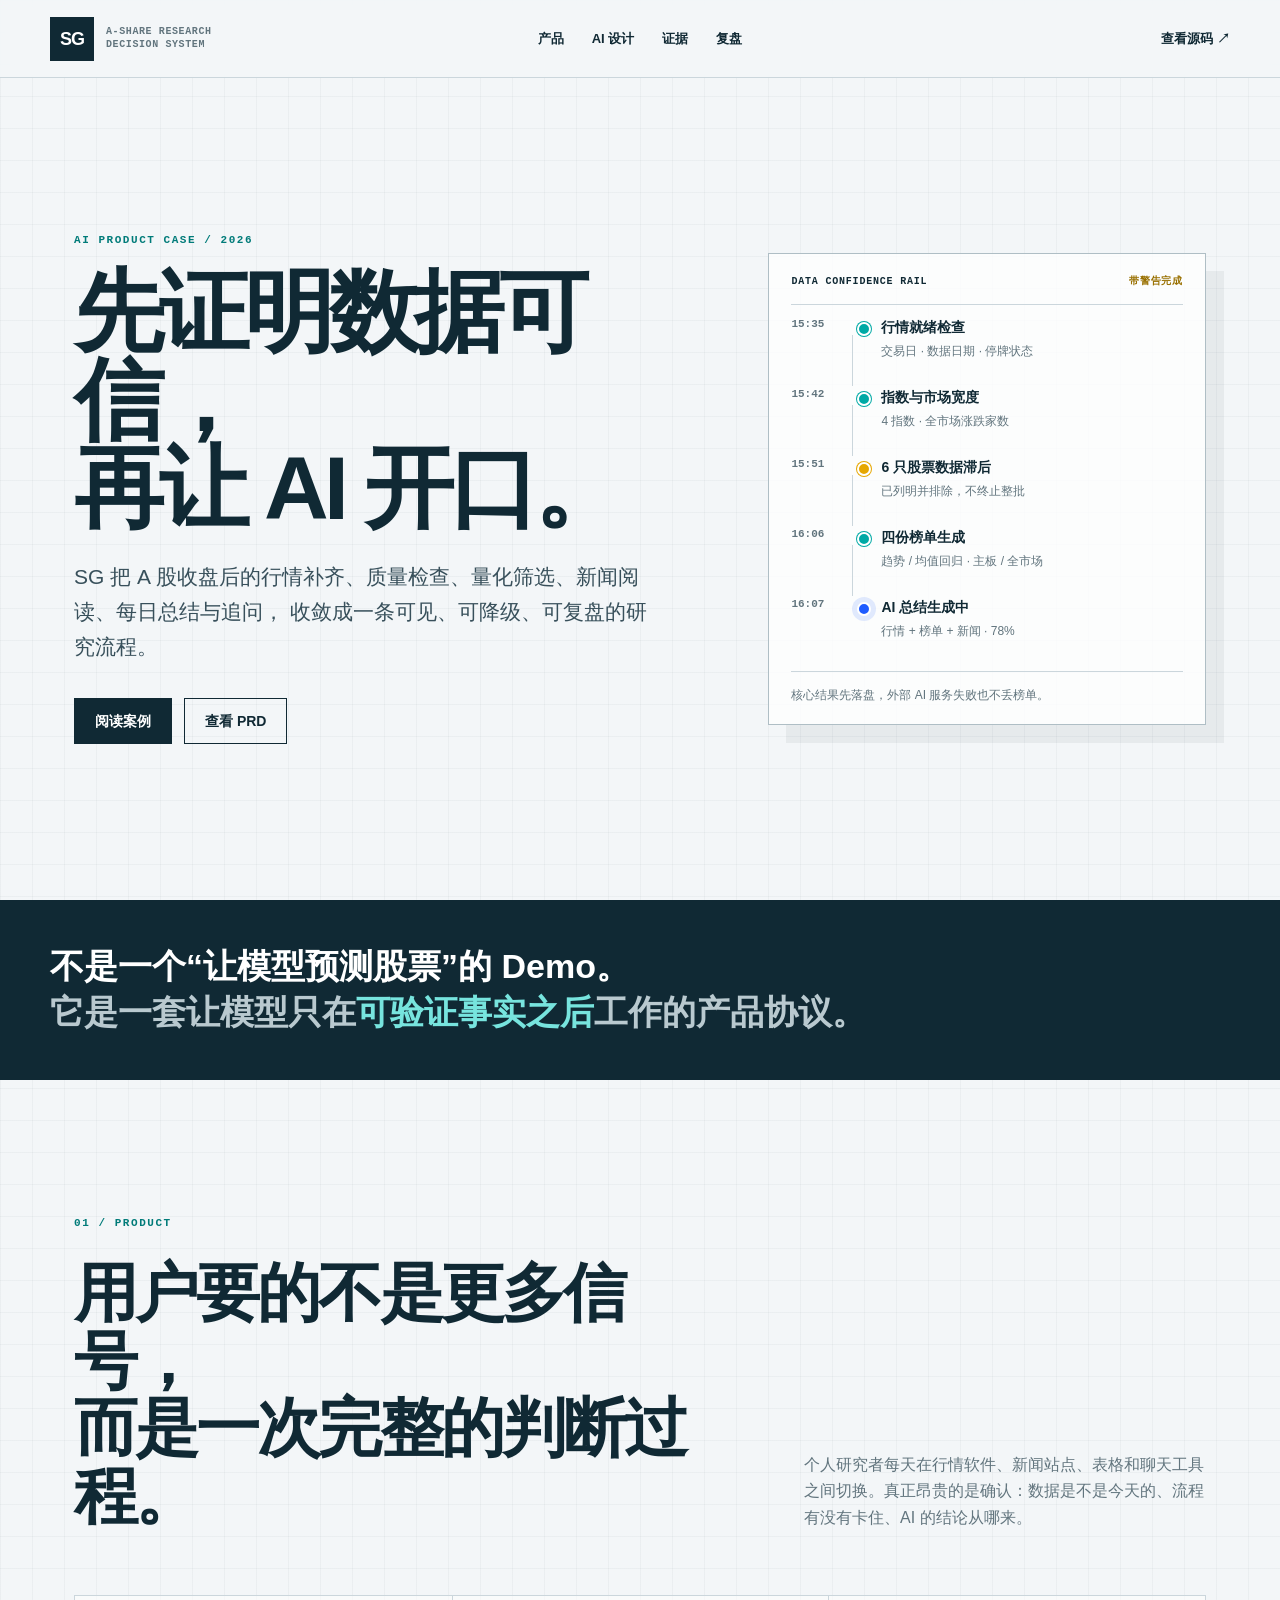
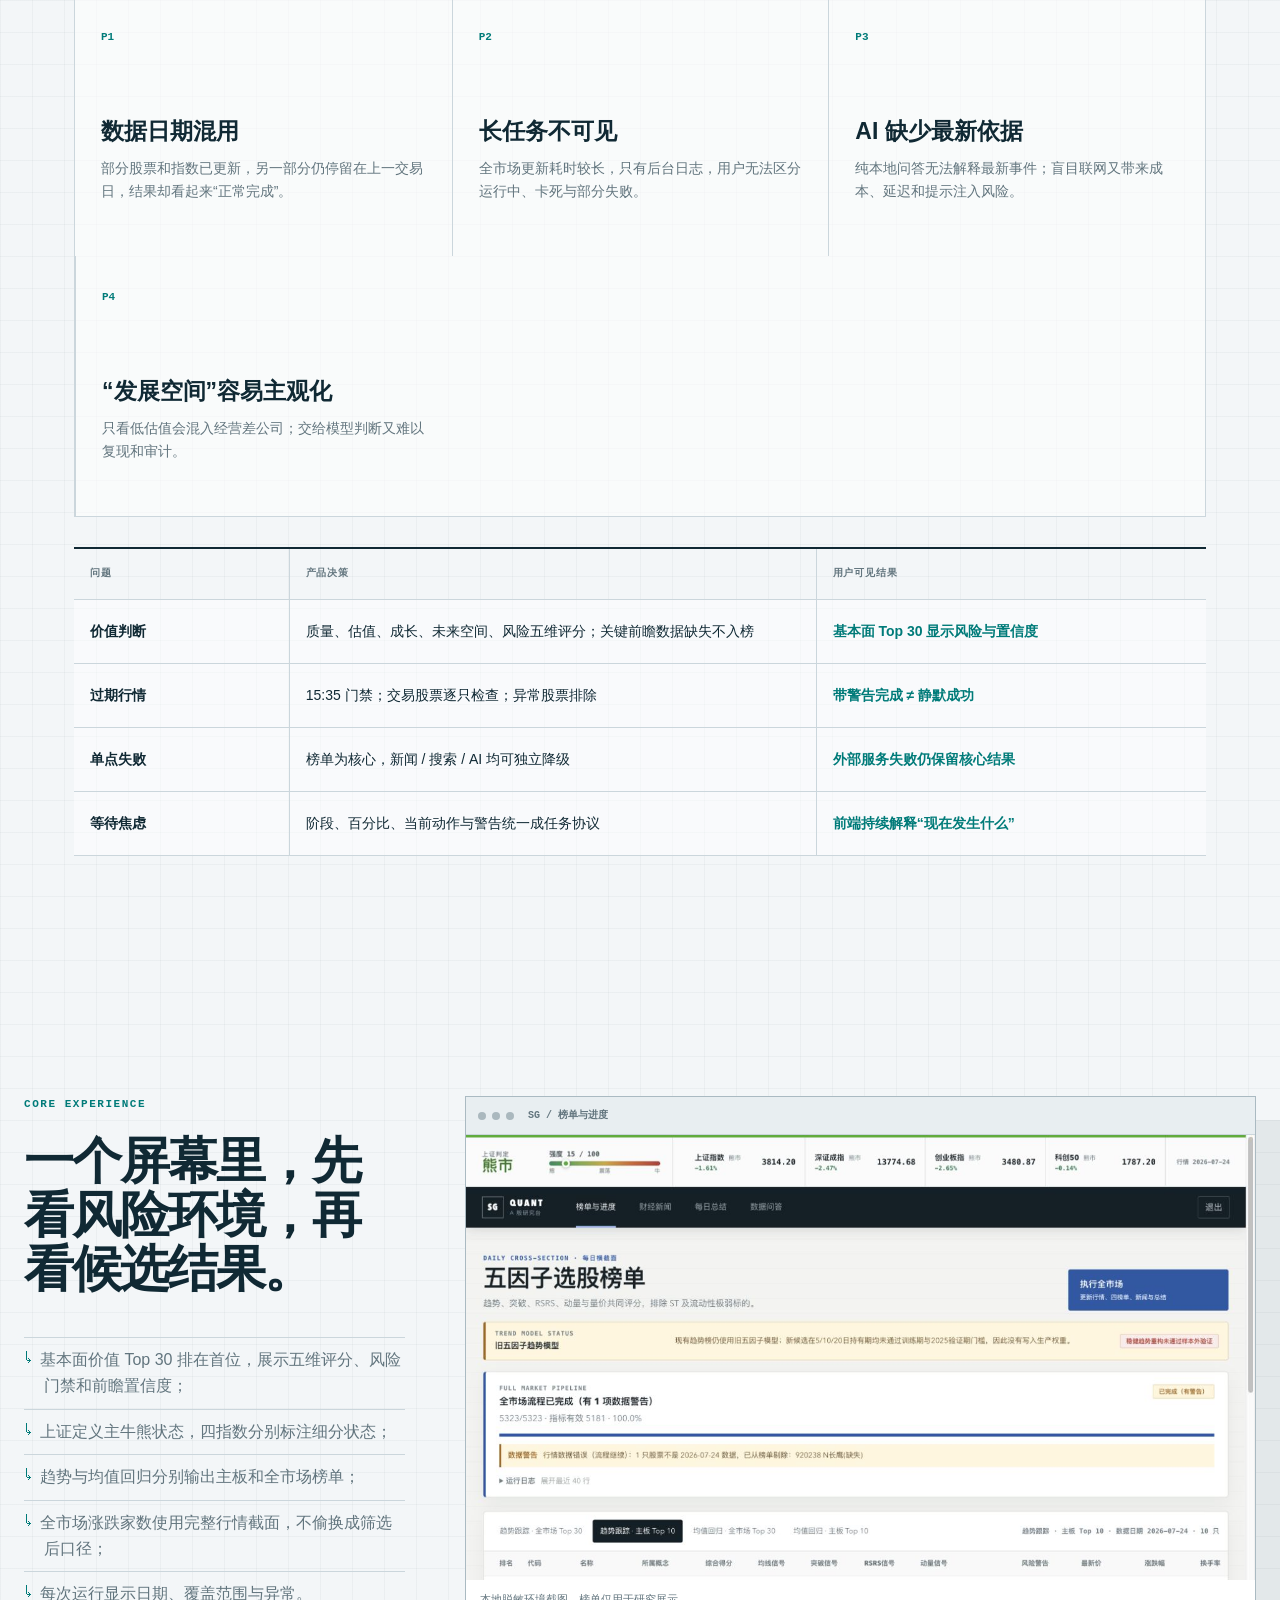
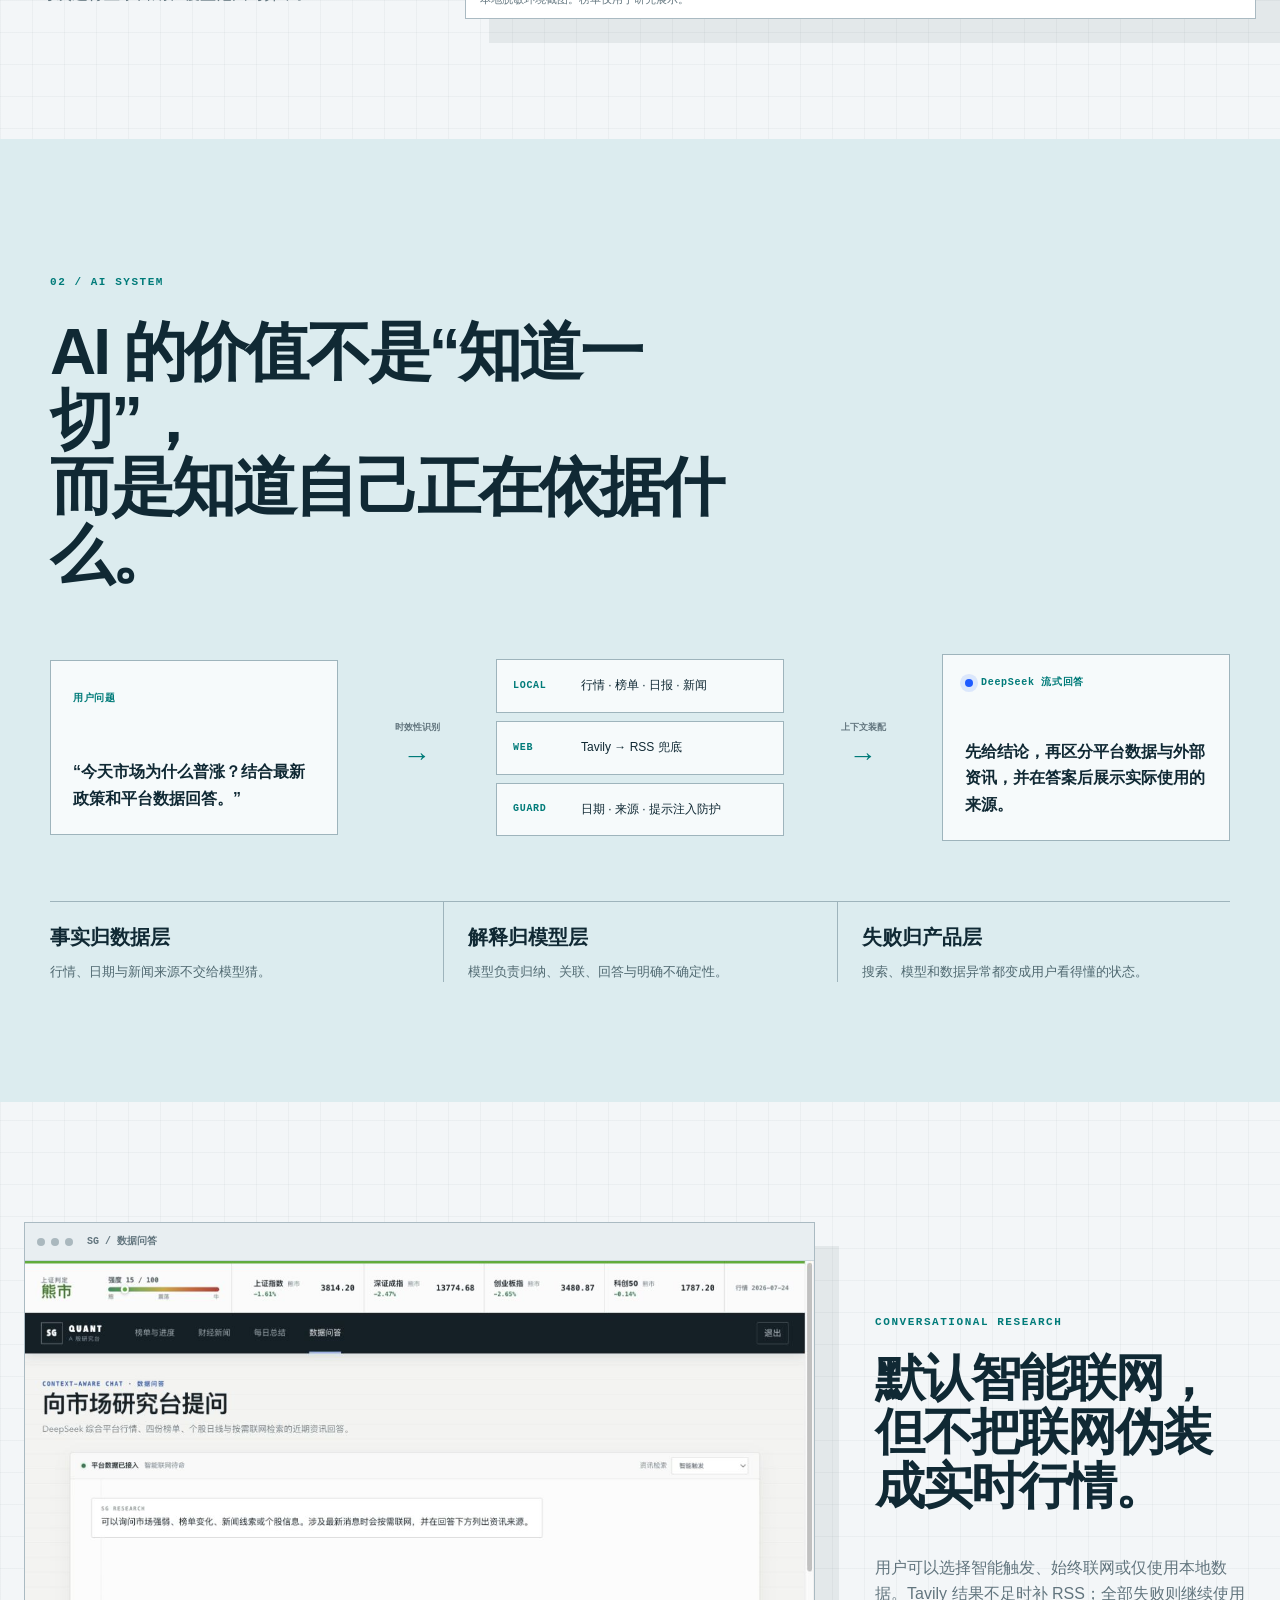
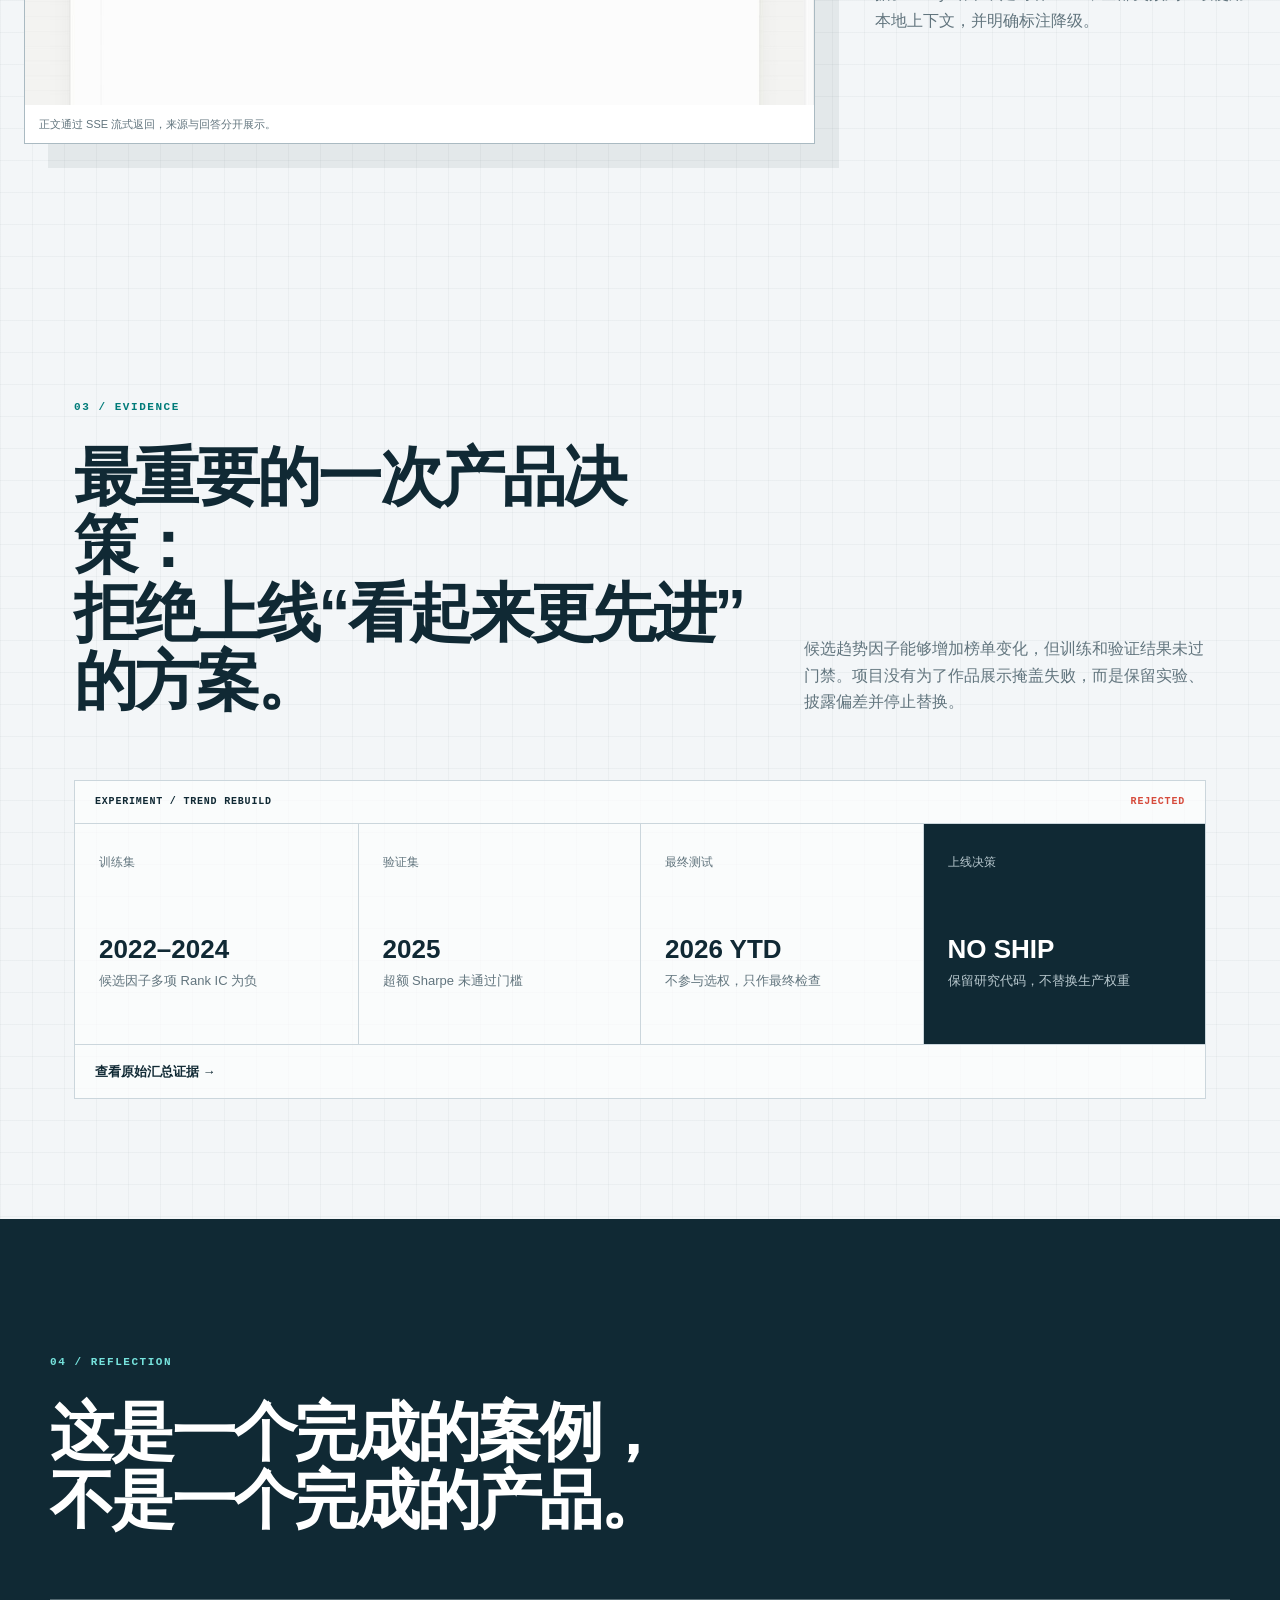
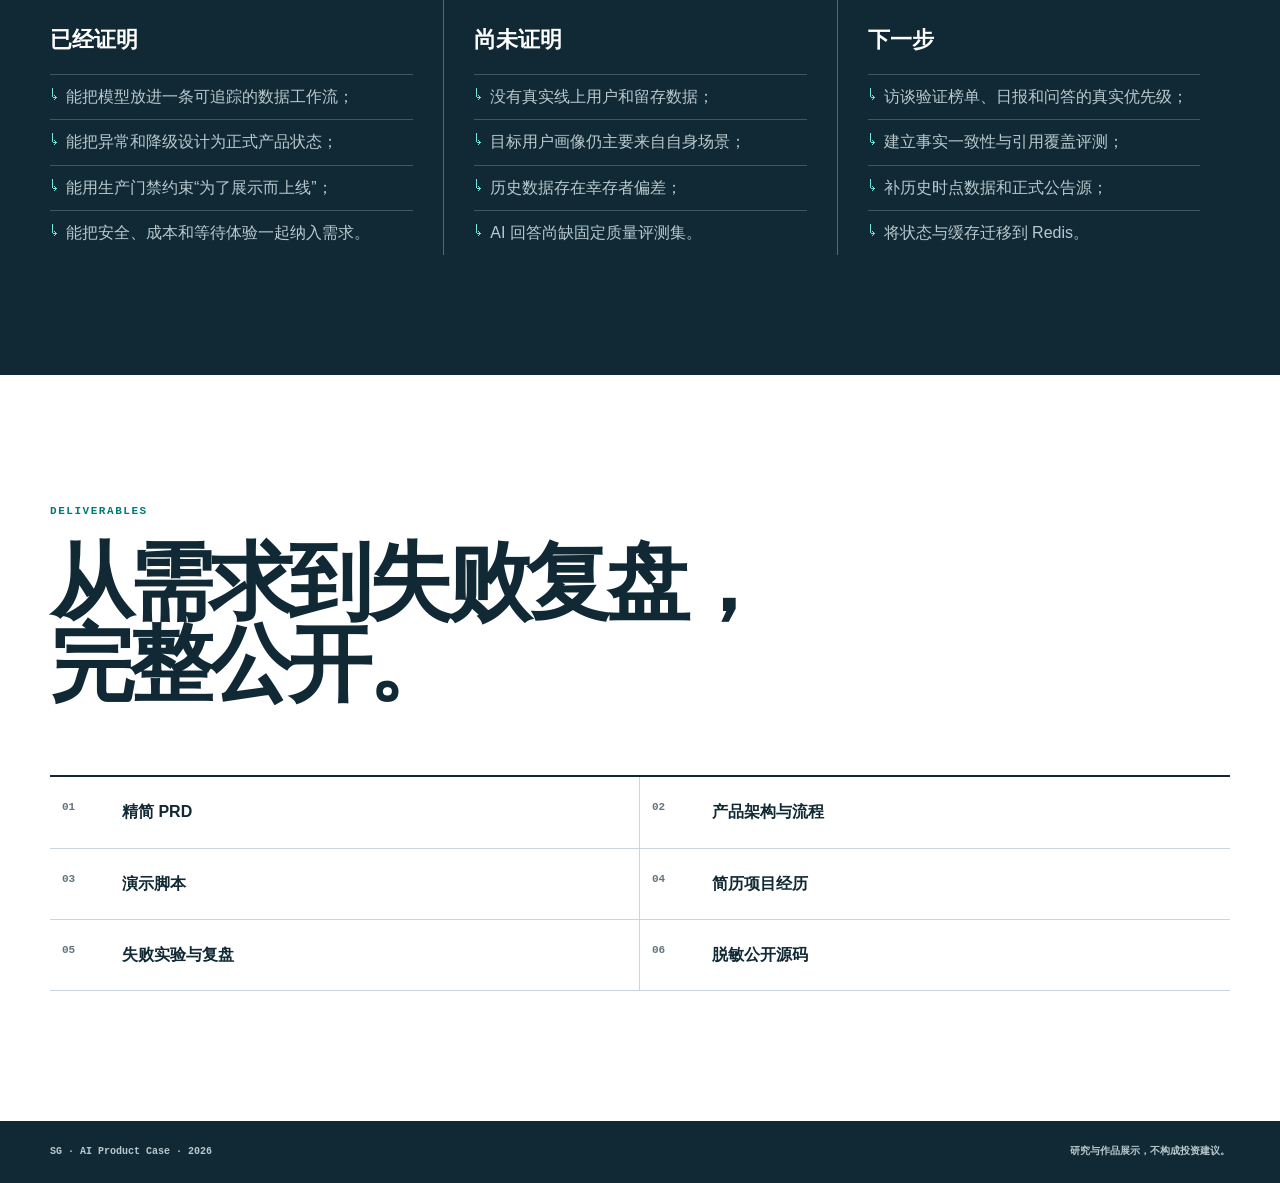
<file: docs/index.html>
<!doctype html>
<html lang="zh-CN">
<head>
  <meta charset="utf-8">
  <meta name="viewport" content="width=device-width, initial-scale=1">
  <meta name="description" content="SG：AI 驱动的 A 股研究工作台，面向 AI 产品经理岗位的完整产品案例。">
  <meta name="theme-color" content="#f3f6f8">
  <title>SG｜AI 产品经理作品集案例</title>
  <link rel="stylesheet" href="site.css">
</head>
<body>
  <a class="skip-link" href="#case">跳到案例正文</a>

  <header class="site-header">
    <a class="brand" href="#top" aria-label="SG 首页">
      <span class="brand-mark">SG</span>
      <span class="brand-copy">A-share research<br>decision system</span>
    </a>
    <nav aria-label="案例导航">
      <a href="#product">产品</a>
      <a href="#ai">AI 设计</a>
      <a href="#evidence">证据</a>
      <a href="#reflection">复盘</a>
    </nav>
    <a class="repo-link" href="https://github.com/ross912/SG">查看源码 ↗</a>
  </header>

  <main id="case">
    <section class="hero" id="top">
      <div class="hero-copy">
        <p class="eyebrow">AI PRODUCT CASE / 2026</p>
        <h1>先证明数据可信，<br>再让 AI 开口。</h1>
        <p class="hero-intro">
          SG 把 A 股收盘后的行情补齐、质量检查、量化筛选、新闻阅读、每日总结与追问，
          收敛成一条可见、可降级、可复盘的研究流程。
        </p>
        <div class="hero-actions">
          <a class="button primary" href="#product">阅读案例</a>
          <a class="button quiet" href="https://github.com/ross912/SG/blob/main/docs/portfolio/PRD.md">查看 PRD</a>
        </div>
      </div>

      <div class="evidence-rail" aria-label="从原始输入到可信输出的产品证据链">
        <div class="rail-label">
          <span>DATA CONFIDENCE RAIL</span>
          <strong>带警告完成</strong>
        </div>
        <ol>
          <li class="complete">
            <span class="rail-time">15:35</span>
            <div><strong>行情就绪检查</strong><small>交易日 · 数据日期 · 停牌状态</small></div>
          </li>
          <li class="complete">
            <span class="rail-time">15:42</span>
            <div><strong>指数与市场宽度</strong><small>4 指数 · 全市场涨跌家数</small></div>
          </li>
          <li class="warning">
            <span class="rail-time">15:51</span>
            <div><strong>6 只股票数据滞后</strong><small>已列明并排除，不终止整批</small></div>
          </li>
          <li class="complete">
            <span class="rail-time">16:06</span>
            <div><strong>四份榜单生成</strong><small>趋势 / 均值回归 · 主板 / 全市场</small></div>
          </li>
          <li class="active">
            <span class="rail-time">16:07</span>
            <div><strong>AI 总结生成中</strong><small>行情 + 榜单 + 新闻 · 78%</small></div>
          </li>
        </ol>
        <p class="rail-note">核心结果先落盘，外部 AI 服务失败也不丢榜单。</p>
      </div>
    </section>

    <section class="thesis" aria-label="项目定位">
      <p>不是一个“让模型预测股票”的 Demo。</p>
      <p>它是一套让模型只在<strong>可验证事实之后</strong>工作的产品协议。</p>
    </section>

    <section class="case-section" id="product">
      <header class="section-heading">
        <p class="eyebrow">01 / PRODUCT</p>
        <h2>用户要的不是更多信号，<br>而是一次完整的判断过程。</h2>
        <p>个人研究者每天在行情软件、新闻站点、表格和聊天工具之间切换。真正昂贵的是确认：数据是不是今天的、流程有没有卡住、AI 的结论从哪来。</p>
      </header>

      <div class="problem-grid">
        <article>
          <span class="problem-no">P1</span>
          <h3>数据日期混用</h3>
          <p>部分股票和指数已更新，另一部分仍停留在上一交易日，结果却看起来“正常完成”。</p>
        </article>
        <article>
          <span class="problem-no">P2</span>
          <h3>长任务不可见</h3>
          <p>全市场更新耗时较长，只有后台日志，用户无法区分运行中、卡死与部分失败。</p>
        </article>
        <article>
          <span class="problem-no">P3</span>
          <h3>AI 缺少最新依据</h3>
          <p>纯本地问答无法解释最新事件；盲目联网又带来成本、延迟和提示注入风险。</p>
        </article>
        <article>
          <span class="problem-no">P4</span>
          <h3>“发展空间”容易主观化</h3>
          <p>只看低估值会混入经营差公司；交给模型判断又难以复现和审计。</p>
        </article>
      </div>

      <div class="decision-table" role="region" aria-label="产品问题与设计决策" tabindex="0">
        <div class="decision-row table-head">
          <span>问题</span><span>产品决策</span><span>用户可见结果</span>
        </div>
        <div class="decision-row">
          <strong>价值判断</strong>
          <span>质量、估值、成长、未来空间、风险五维评分；关键前瞻数据缺失不入榜</span>
          <span class="result">基本面 Top 30 显示风险与置信度</span>
        </div>
        <div class="decision-row">
          <strong>过期行情</strong>
          <span>15:35 门禁；交易股票逐只检查；异常股票排除</span>
          <span class="result">带警告完成 ≠ 静默成功</span>
        </div>
        <div class="decision-row">
          <strong>单点失败</strong>
          <span>榜单为核心，新闻 / 搜索 / AI 均可独立降级</span>
          <span class="result">外部服务失败仍保留核心结果</span>
        </div>
        <div class="decision-row">
          <strong>等待焦虑</strong>
          <span>阶段、百分比、当前动作与警告统一成任务协议</span>
          <span class="result">前端持续解释“现在发生什么”</span>
        </div>
      </div>
    </section>

    <section class="case-section product-shot">
      <div class="shot-copy">
        <p class="eyebrow">CORE EXPERIENCE</p>
        <h2>一个屏幕里，先看风险环境，再看候选结果。</h2>
        <ul class="plain-list">
          <li>基本面价值 Top 30 排在首位，展示五维评分、风险门禁和前瞻置信度；</li>
          <li>上证定义主牛熊状态，四指数分别标注细分状态；</li>
          <li>趋势与均值回归分别输出主板和全市场榜单；</li>
          <li>全市场涨跌家数使用完整行情截面，不偷换成筛选后口径；</li>
          <li>每次运行显示日期、覆盖范围与异常。</li>
        </ul>
      </div>
      <figure class="browser-frame">
        <div class="browser-bar"><i></i><i></i><i></i><span>SG / 榜单与进度</span></div>
        <img src="assets/dashboard.jpg" alt="SG 榜单、市场状态与流程进度页面截图">
        <figcaption>本地脱敏环境截图。榜单仅用于研究展示。</figcaption>
      </figure>
    </section>

    <section class="case-section ai-section" id="ai">
      <header class="section-heading">
        <p class="eyebrow">02 / AI SYSTEM</p>
        <h2>AI 的价值不是“知道一切”，<br>而是知道自己正在依据什么。</h2>
      </header>

      <div class="ai-map" aria-label="AI 问答决策流程">
        <div class="query-card">
          <span>用户问题</span>
          <p>“今天市场为什么普涨？结合最新政策和平台数据回答。”</p>
        </div>
        <div class="connector"><span>时效性识别</span></div>
        <div class="source-stack">
          <article><b>LOCAL</b><span>行情 · 榜单 · 日报 · 新闻</span></article>
          <article><b>WEB</b><span>Tavily → RSS 兜底</span></article>
          <article><b>GUARD</b><span>日期 · 来源 · 提示注入防护</span></article>
        </div>
        <div class="connector"><span>上下文装配</span></div>
        <div class="answer-card">
          <div class="answer-status"><span></span>DeepSeek 流式回答</div>
          <p>先给结论，再区分平台数据与外部资讯，并在答案后展示实际使用的来源。</p>
        </div>
      </div>

      <div class="principles">
        <article>
          <strong>事实归数据层</strong>
          <p>行情、日期与新闻来源不交给模型猜。</p>
        </article>
        <article>
          <strong>解释归模型层</strong>
          <p>模型负责归纳、关联、回答与明确不确定性。</p>
        </article>
        <article>
          <strong>失败归产品层</strong>
          <p>搜索、模型和数据异常都变成用户看得懂的状态。</p>
        </article>
      </div>
    </section>

    <section class="case-section product-shot reverse">
      <div class="shot-copy">
        <p class="eyebrow">CONVERSATIONAL RESEARCH</p>
        <h2>默认智能联网，但不把联网伪装成实时行情。</h2>
        <p>用户可以选择智能触发、始终联网或仅使用本地数据。Tavily 结果不足时补 RSS；全部失败则继续使用本地上下文，并明确标注降级。</p>
      </div>
      <figure class="browser-frame">
        <div class="browser-bar"><i></i><i></i><i></i><span>SG / 数据问答</span></div>
        <img src="assets/chat.jpg" alt="SG 数据问答、联网模式与来源页面截图">
        <figcaption>正文通过 SSE 流式返回，来源与回答分开展示。</figcaption>
      </figure>
    </section>

    <section class="case-section evidence-section" id="evidence">
      <header class="section-heading">
        <p class="eyebrow">03 / EVIDENCE</p>
        <h2>最重要的一次产品决策：<br>拒绝上线“看起来更先进”的方案。</h2>
        <p>候选趋势因子能够增加榜单变化，但训练和验证结果未过门禁。项目没有为了作品展示掩盖失败，而是保留实验、披露偏差并停止替换。</p>
      </header>

      <div class="experiment">
        <div class="experiment-meta">
          <span>EXPERIMENT / TREND REBUILD</span>
          <strong>REJECTED</strong>
        </div>
        <div class="experiment-grid">
          <article>
            <span>训练集</span>
            <b>2022–2024</b>
            <p>候选因子多项 Rank IC 为负</p>
          </article>
          <article>
            <span>验证集</span>
            <b>2025</b>
            <p>超额 Sharpe 未通过门槛</p>
          </article>
          <article>
            <span>最终测试</span>
            <b>2026 YTD</b>
            <p>不参与选权，只作最终检查</p>
          </article>
          <article class="verdict">
            <span>上线决策</span>
            <b>NO SHIP</b>
            <p>保留研究代码，不替换生产权重</p>
          </article>
        </div>
        <a href="https://github.com/ross912/SG/blob/main/evidence/candidate_factor_research.json">查看原始汇总证据 →</a>
      </div>
    </section>

    <section class="case-section reflection-section" id="reflection">
      <header class="section-heading">
        <p class="eyebrow">04 / REFLECTION</p>
        <h2>这是一个完成的案例，<br>不是一个完成的产品。</h2>
      </header>
      <div class="reflection-grid">
        <div>
          <h3>已经证明</h3>
          <ul class="plain-list">
            <li>能把模型放进一条可追踪的数据工作流；</li>
            <li>能把异常和降级设计为正式产品状态；</li>
            <li>能用生产门禁约束“为了展示而上线”；</li>
            <li>能把安全、成本和等待体验一起纳入需求。</li>
          </ul>
        </div>
        <div>
          <h3>尚未证明</h3>
          <ul class="plain-list">
            <li>没有真实线上用户和留存数据；</li>
            <li>目标用户画像仍主要来自自身场景；</li>
            <li>历史数据存在幸存者偏差；</li>
            <li>AI 回答尚缺固定质量评测集。</li>
          </ul>
        </div>
        <div>
          <h3>下一步</h3>
          <ul class="plain-list">
            <li>访谈验证榜单、日报和问答的真实优先级；</li>
            <li>建立事实一致性与引用覆盖评测；</li>
            <li>补历史时点数据和正式公告源；</li>
            <li>将状态与缓存迁移到 Redis。</li>
          </ul>
        </div>
      </div>
    </section>

    <section class="closing">
      <p class="eyebrow">DELIVERABLES</p>
      <h2>从需求到失败复盘，<br>完整公开。</h2>
      <div class="deliverable-links">
        <a href="https://github.com/ross912/SG/blob/main/docs/portfolio/PRD.md"><span>01</span>精简 PRD</a>
        <a href="https://github.com/ross912/SG/blob/main/docs/portfolio/ARCHITECTURE.md"><span>02</span>产品架构与流程</a>
        <a href="https://github.com/ross912/SG/blob/main/docs/portfolio/DEMO.md"><span>03</span>演示脚本</a>
        <a href="https://github.com/ross912/SG/blob/main/docs/portfolio/RESUME.md"><span>04</span>简历项目经历</a>
        <a href="https://github.com/ross912/SG/blob/main/docs/portfolio/RETROSPECTIVE.md"><span>05</span>失败实验与复盘</a>
        <a href="https://github.com/ross912/SG"><span>06</span>脱敏公开源码</a>
      </div>
    </section>
  </main>

  <footer>
    <p>SG · AI Product Case · 2026</p>
    <p>研究与作品展示，不构成投资建议。</p>
  </footer>
</body>
</html>
</file>
<file: docs/site.css>
:root {
  --paper: #f3f6f8;
  --paper-strong: #ffffff;
  --ink: #102934;
  --muted: #62757e;
  --line: #cbd6dc;
  --cyan: #00a9a5;
  --cyan-dark: #007b79;
  --blue: #1e5bff;
  --amber: #e6a700;
  --red: #d64b3c;
  --display: "Arial Narrow", "Aptos Display", "Noto Sans SC", sans-serif;
  --body: "Aptos", "PingFang SC", "Noto Sans SC", sans-serif;
  --mono: "SFMono-Regular", "Cascadia Code", "Roboto Mono", monospace;
  --content: 1180px;
  color-scheme: light;
}

* { box-sizing: border-box; }

html {
  scroll-behavior: smooth;
  background: var(--paper);
}

body {
  margin: 0;
  color: var(--ink);
  background:
    linear-gradient(rgba(16, 41, 52, .035) 1px, transparent 1px),
    linear-gradient(90deg, rgba(16, 41, 52, .035) 1px, transparent 1px),
    var(--paper);
  background-size: 32px 32px;
  font-family: var(--body);
  line-height: 1.65;
}

a { color: inherit; }

.skip-link {
  position: fixed;
  top: 10px;
  left: 10px;
  z-index: 100;
  padding: 8px 12px;
  background: var(--ink);
  color: white;
  transform: translateY(-160%);
}

.skip-link:focus { transform: translateY(0); }

.site-header {
  position: sticky;
  top: 0;
  z-index: 20;
  display: grid;
  grid-template-columns: 1fr auto 1fr;
  align-items: center;
  min-height: 78px;
  padding: 12px max(24px, calc((100vw - var(--content)) / 2));
  border-bottom: 1px solid var(--line);
  background: rgba(243, 246, 248, .94);
  backdrop-filter: blur(14px);
}

.brand {
  display: inline-flex;
  gap: 12px;
  width: max-content;
  text-decoration: none;
  align-items: center;
}

.brand-mark {
  display: grid;
  width: 44px;
  height: 44px;
  place-items: center;
  color: white;
  background: var(--ink);
  font: 800 18px/1 var(--display);
  letter-spacing: -.06em;
}

.brand-copy {
  color: var(--muted);
  font: 600 10px/1.25 var(--mono);
  letter-spacing: .06em;
  text-transform: uppercase;
}

nav { display: flex; gap: 28px; }
nav a, .repo-link {
  text-decoration: none;
  font-size: 13px;
  font-weight: 650;
}

nav a:hover, .repo-link:hover { color: var(--cyan-dark); }
.repo-link { justify-self: end; }

.hero {
  display: grid;
  grid-template-columns: minmax(0, 1.15fr) minmax(360px, .85fr);
  gap: clamp(48px, 8vw, 110px);
  align-items: center;
  min-height: calc(100vh - 78px);
  max-width: var(--content);
  margin: 0 auto;
  padding: 84px 24px;
}

.eyebrow {
  margin: 0 0 22px;
  color: var(--cyan-dark);
  font: 700 11px/1.2 var(--mono);
  letter-spacing: .14em;
}

h1, h2, h3, p { margin-top: 0; }

h1 {
  max-width: 760px;
  margin-bottom: 28px;
  font: 800 clamp(54px, 7vw, 92px)/.98 var(--display);
  letter-spacing: -.055em;
}

.hero-intro {
  max-width: 650px;
  margin-bottom: 34px;
  color: #38505b;
  font-size: clamp(17px, 2vw, 21px);
}

.hero-actions { display: flex; gap: 12px; }

.button {
  display: inline-flex;
  min-height: 46px;
  padding: 0 20px;
  align-items: center;
  justify-content: center;
  border: 1px solid var(--ink);
  text-decoration: none;
  font-size: 14px;
  font-weight: 700;
}

.button.primary { color: white; background: var(--ink); }
.button.primary:hover { background: var(--cyan-dark); border-color: var(--cyan-dark); }
.button.quiet:hover { background: white; }

.evidence-rail {
  position: relative;
  padding: 22px 22px 18px;
  border: 1px solid #afbec5;
  background: rgba(255, 255, 255, .78);
  box-shadow: 18px 18px 0 rgba(16, 41, 52, .06);
}

.rail-label {
  display: flex;
  justify-content: space-between;
  padding-bottom: 16px;
  border-bottom: 1px solid var(--line);
  font: 700 10px/1.2 var(--mono);
  letter-spacing: .08em;
}

.rail-label strong { color: #997000; }
.evidence-rail ol { margin: 0; padding: 8px 0 0; list-style: none; }

.evidence-rail li {
  position: relative;
  display: grid;
  grid-template-columns: 54px 16px 1fr;
  column-gap: 10px;
  min-height: 70px;
  align-items: start;
}

.evidence-rail li::before {
  content: "";
  grid-column: 2;
  grid-row: 1;
  width: 10px;
  height: 10px;
  margin: 9px 0 0 2px;
  border: 2px solid var(--paper-strong);
  border-radius: 50%;
  background: var(--cyan);
  box-shadow: 0 0 0 1px var(--cyan);
  z-index: 1;
}

.evidence-rail li::after {
  content: "";
  position: absolute;
  top: 22px;
  bottom: -3px;
  left: 61px;
  width: 1px;
  background: var(--line);
}

.evidence-rail li:last-child::after { display: none; }
.evidence-rail li.warning::before { background: var(--amber); box-shadow: 0 0 0 1px var(--amber); }
.evidence-rail li.active::before { background: var(--blue); box-shadow: 0 0 0 5px rgba(30, 91, 255, .12); }

.rail-time {
  padding-top: 5px;
  color: var(--muted);
  font: 600 11px/1.2 var(--mono);
}

.evidence-rail li div { grid-column: 3; padding-top: 3px; }
.evidence-rail li strong { display: block; font-size: 14px; }
.evidence-rail li small { display: block; margin-top: 3px; color: var(--muted); font-size: 12px; }
.rail-note { margin: 8px 0 0; padding-top: 14px; border-top: 1px solid var(--line); color: var(--muted); font-size: 12px; }

.thesis {
  padding: 44px max(24px, calc((100vw - var(--content)) / 2));
  color: white;
  background: var(--ink);
}

.thesis p { max-width: 920px; margin: 0; font: 600 clamp(22px, 3vw, 34px)/1.35 var(--display); }
.thesis p + p { color: #b9c9cf; }
.thesis strong { color: #77e4de; }

.case-section {
  max-width: var(--content);
  margin: 0 auto;
  padding: 120px 24px;
}

.section-heading { display: grid; grid-template-columns: 1.25fr .75fr; gap: 60px; align-items: end; margin-bottom: 64px; }
.section-heading .eyebrow { grid-column: 1 / -1; margin-bottom: -30px; }
.section-heading h2 { margin: 0; font: 780 clamp(40px, 5vw, 64px)/1.06 var(--display); letter-spacing: -.045em; }
.section-heading > p:last-child { margin: 0; color: var(--muted); font-size: 16px; }

.problem-grid { display: grid; grid-template-columns: repeat(3, 1fr); border: 1px solid var(--line); background: rgba(255,255,255,.55); }
.problem-grid article { min-height: 260px; padding: 26px; }
.problem-grid article + article { border-left: 1px solid var(--line); }
.problem-no { font: 700 11px/1 var(--mono); color: var(--cyan-dark); }
.problem-grid h3 { margin: 70px 0 12px; font: 750 23px/1.15 var(--display); }
.problem-grid p { color: var(--muted); font-size: 14px; }

.decision-table { margin-top: 30px; border-top: 2px solid var(--ink); overflow-x: auto; }
.decision-row { display: grid; grid-template-columns: .55fr 1.35fr 1fr; min-width: 780px; border-bottom: 1px solid var(--line); }
.decision-row > * { padding: 20px 16px; }
.decision-row > * + * { border-left: 1px solid var(--line); }
.decision-row.table-head { color: var(--muted); font: 700 10px/1 var(--mono); letter-spacing: .08em; }
.decision-row:not(.table-head) { background: rgba(255,255,255,.45); font-size: 14px; }
.decision-row .result { color: var(--cyan-dark); font-weight: 650; }

.product-shot { display: grid; grid-template-columns: .65fr 1.35fr; gap: 60px; align-items: center; max-width: 1320px; }
.product-shot.reverse { grid-template-columns: 1.35fr .65fr; }
.product-shot.reverse .shot-copy { grid-column: 2; grid-row: 1; }
.product-shot.reverse .browser-frame { grid-column: 1; grid-row: 1; }
.shot-copy h2 { font: 760 clamp(34px, 4vw, 50px)/1.08 var(--display); letter-spacing: -.04em; }
.shot-copy > p:not(.eyebrow), .plain-list { color: var(--muted); }
.plain-list { margin: 22px 0 0; padding: 0; list-style: none; }
.plain-list li { padding: 9px 0 9px 20px; border-top: 1px solid var(--line); }
.plain-list li::before { content: "↳"; margin-left: -20px; margin-right: 8px; color: var(--cyan-dark); }

.browser-frame { margin: 0; border: 1px solid #aabac2; background: white; box-shadow: 24px 24px 0 rgba(16,41,52,.07); }
.browser-bar { display: flex; align-items: center; gap: 6px; min-height: 38px; padding: 0 12px; border-bottom: 1px solid var(--line); background: #e8eef1; }
.browser-bar i { width: 8px; height: 8px; border-radius: 50%; background: #aab8be; }
.browser-bar span { margin-left: 8px; color: var(--muted); font: 600 10px/1 var(--mono); }
.browser-frame img { display: block; width: 100%; min-height: 340px; object-fit: cover; object-position: top; background: #dfe7eb; }
.browser-frame figcaption { padding: 10px 14px; color: var(--muted); font-size: 11px; }

.ai-section { max-width: none; padding-right: max(24px, calc((100vw - var(--content)) / 2)); padding-left: max(24px, calc((100vw - var(--content)) / 2)); background: #dcecef; }
.ai-section .section-heading { max-width: var(--content); margin-right: auto; margin-left: auto; }
.ai-map { display: grid; grid-template-columns: 1fr 130px 1fr 130px 1fr; gap: 14px; align-items: center; max-width: 1380px; margin: 0 auto; }
.query-card, .answer-card, .source-stack article { padding: 22px; border: 1px solid #9eb4bc; background: rgba(255,255,255,.76); }
.query-card > span, .answer-status, .source-stack b { font: 700 10px/1.2 var(--mono); letter-spacing: .07em; color: var(--cyan-dark); }
.query-card p, .answer-card p { margin: 50px 0 0; font-size: 16px; font-weight: 650; }
.source-stack { display: grid; gap: 8px; }
.source-stack article { display: grid; grid-template-columns: 60px 1fr; gap: 8px; align-items: center; padding: 16px; }
.source-stack span { font-size: 12px; }
.connector { position: relative; text-align: center; color: var(--muted); font: 600 9px/1 var(--mono); }
.connector::after { content: "→"; display: block; margin-top: 10px; color: var(--cyan-dark); font-size: 28px; }
.answer-status { display: flex; gap: 8px; align-items: center; }
.answer-status span { width: 8px; height: 8px; border-radius: 50%; background: var(--blue); box-shadow: 0 0 0 5px rgba(30,91,255,.12); }
.principles { display: grid; grid-template-columns: repeat(3,1fr); max-width: 1180px; margin: 60px auto 0; border-top: 1px solid #9eb4bc; }
.principles article { padding: 24px 24px 0 0; }
.principles article + article { padding-left: 24px; border-left: 1px solid #9eb4bc; }
.principles strong { font: 750 20px/1.1 var(--display); }
.principles p { margin: 8px 0 0; color: #506971; font-size: 13px; }

.experiment { border: 1px solid var(--line); background: rgba(255,255,255,.65); }
.experiment-meta { display: flex; justify-content: space-between; padding: 16px 20px; border-bottom: 1px solid var(--line); font: 700 10px/1 var(--mono); letter-spacing: .08em; }
.experiment-meta strong { color: var(--red); }
.experiment-grid { display: grid; grid-template-columns: repeat(4,1fr); }
.experiment-grid article { min-height: 220px; padding: 24px; }
.experiment-grid article + article { border-left: 1px solid var(--line); }
.experiment-grid span { color: var(--muted); font-size: 12px; }
.experiment-grid b { display: block; margin: 62px 0 8px; font: 750 26px/1 var(--display); }
.experiment-grid p { color: var(--muted); font-size: 13px; }
.experiment-grid .verdict { color: white; background: var(--ink); }
.experiment-grid .verdict span, .experiment-grid .verdict p { color: #b9c9cf; }
.experiment > a { display: block; padding: 16px 20px; border-top: 1px solid var(--line); text-decoration: none; font-size: 13px; font-weight: 700; }
.experiment > a:hover { color: var(--cyan-dark); }

.reflection-section { max-width: none; padding-right: max(24px, calc((100vw - var(--content)) / 2)); padding-left: max(24px, calc((100vw - var(--content)) / 2)); color: white; background: var(--ink); }
.reflection-section .section-heading { max-width: var(--content); }
.reflection-section .eyebrow { color: #77e4de; }
.reflection-grid { display: grid; grid-template-columns: repeat(3,1fr); max-width: var(--content); border-top: 1px solid #536870; }
.reflection-grid > div { padding: 28px 30px 0 0; }
.reflection-grid > div + div { padding-left: 30px; border-left: 1px solid #536870; }
.reflection-grid h3 { font: 750 22px/1.1 var(--display); }
.reflection-grid .plain-list { color: #b9c9cf; }
.reflection-grid .plain-list li { border-color: #405761; }
.reflection-grid .plain-list li::before { color: #77e4de; }

.closing { padding: 130px max(24px, calc((100vw - var(--content)) / 2)); background: white; }
.closing h2 { max-width: 820px; font: 800 clamp(48px, 7vw, 84px)/.98 var(--display); letter-spacing: -.055em; }
.deliverable-links { display: grid; grid-template-columns: repeat(2,1fr); margin-top: 70px; border-top: 2px solid var(--ink); }
.deliverable-links a { display: grid; grid-template-columns: 60px 1fr; padding: 22px 12px; border-bottom: 1px solid var(--line); text-decoration: none; font-weight: 700; }
.deliverable-links a:nth-child(odd) { border-right: 1px solid var(--line); }
.deliverable-links span { color: var(--muted); font: 600 11px/1.6 var(--mono); }
.deliverable-links a:hover { color: var(--cyan-dark); background: #f3f9f9; }

footer { display: flex; justify-content: space-between; padding: 24px max(24px, calc((100vw - var(--content)) / 2)); color: #b9c9cf; background: var(--ink); font: 600 10px/1.4 var(--mono); }
footer p { margin: 0; }

a:focus-visible, [tabindex]:focus-visible { outline: 3px solid var(--blue); outline-offset: 3px; }

@media (max-width: 980px) {
  .site-header { grid-template-columns: 1fr auto; }
  nav { display: none; }
  .hero { grid-template-columns: 1fr; }
  .evidence-rail { max-width: 620px; }
  .section-heading { grid-template-columns: 1fr; gap: 18px; }
  .section-heading .eyebrow { margin-bottom: 0; }
  .problem-grid, .principles, .reflection-grid { grid-template-columns: 1fr; }
  .problem-grid article + article, .principles article + article, .reflection-grid > div + div { border-left: 0; border-top: 1px solid var(--line); }
  .problem-grid h3 { margin-top: 28px; }
  .product-shot, .product-shot.reverse { grid-template-columns: 1fr; }
  .product-shot.reverse .shot-copy, .product-shot.reverse .browser-frame { grid-column: 1; }
  .product-shot.reverse .shot-copy { grid-row: 1; }
  .product-shot.reverse .browser-frame { grid-row: 2; }
  .ai-map { grid-template-columns: 1fr; }
  .connector::after { content: "↓"; }
  .experiment-grid { grid-template-columns: repeat(2,1fr); }
  .experiment-grid article:nth-child(3) { border-left: 0; border-top: 1px solid var(--line); }
  .experiment-grid article:nth-child(4) { border-top: 1px solid #536870; }
}

@media (max-width: 620px) {
  .site-header { min-height: 64px; padding: 10px 16px; }
  .brand-copy { display: none; }
  .repo-link { font-size: 12px; }
  .hero { min-height: auto; padding: 64px 18px 80px; }
  h1 { font-size: 50px; }
  .hero-intro { font-size: 16px; }
  .hero-actions { flex-direction: column; align-items: stretch; }
  .case-section { padding: 82px 18px; }
  .section-heading { margin-bottom: 40px; }
  .section-heading h2 { font-size: 38px; }
  .problem-grid { display: block; }
  .problem-grid article { min-height: 220px; }
  .product-shot { gap: 34px; }
  .browser-frame img { min-height: 230px; }
  .experiment-grid { grid-template-columns: 1fr; }
  .experiment-grid article + article { border-left: 0; border-top: 1px solid var(--line); }
  .experiment-grid article:nth-child(4) { border-top-color: #536870; }
  .deliverable-links { grid-template-columns: 1fr; }
  .deliverable-links a:nth-child(odd) { border-right: 0; }
  footer { display: block; }
  footer p + p { margin-top: 8px; }
}

@media (prefers-reduced-motion: reduce) {
  html { scroll-behavior: auto; }
  *, *::before, *::after { animation-duration: .01ms !important; animation-iteration-count: 1 !important; transition-duration: .01ms !important; }
}
</file>
